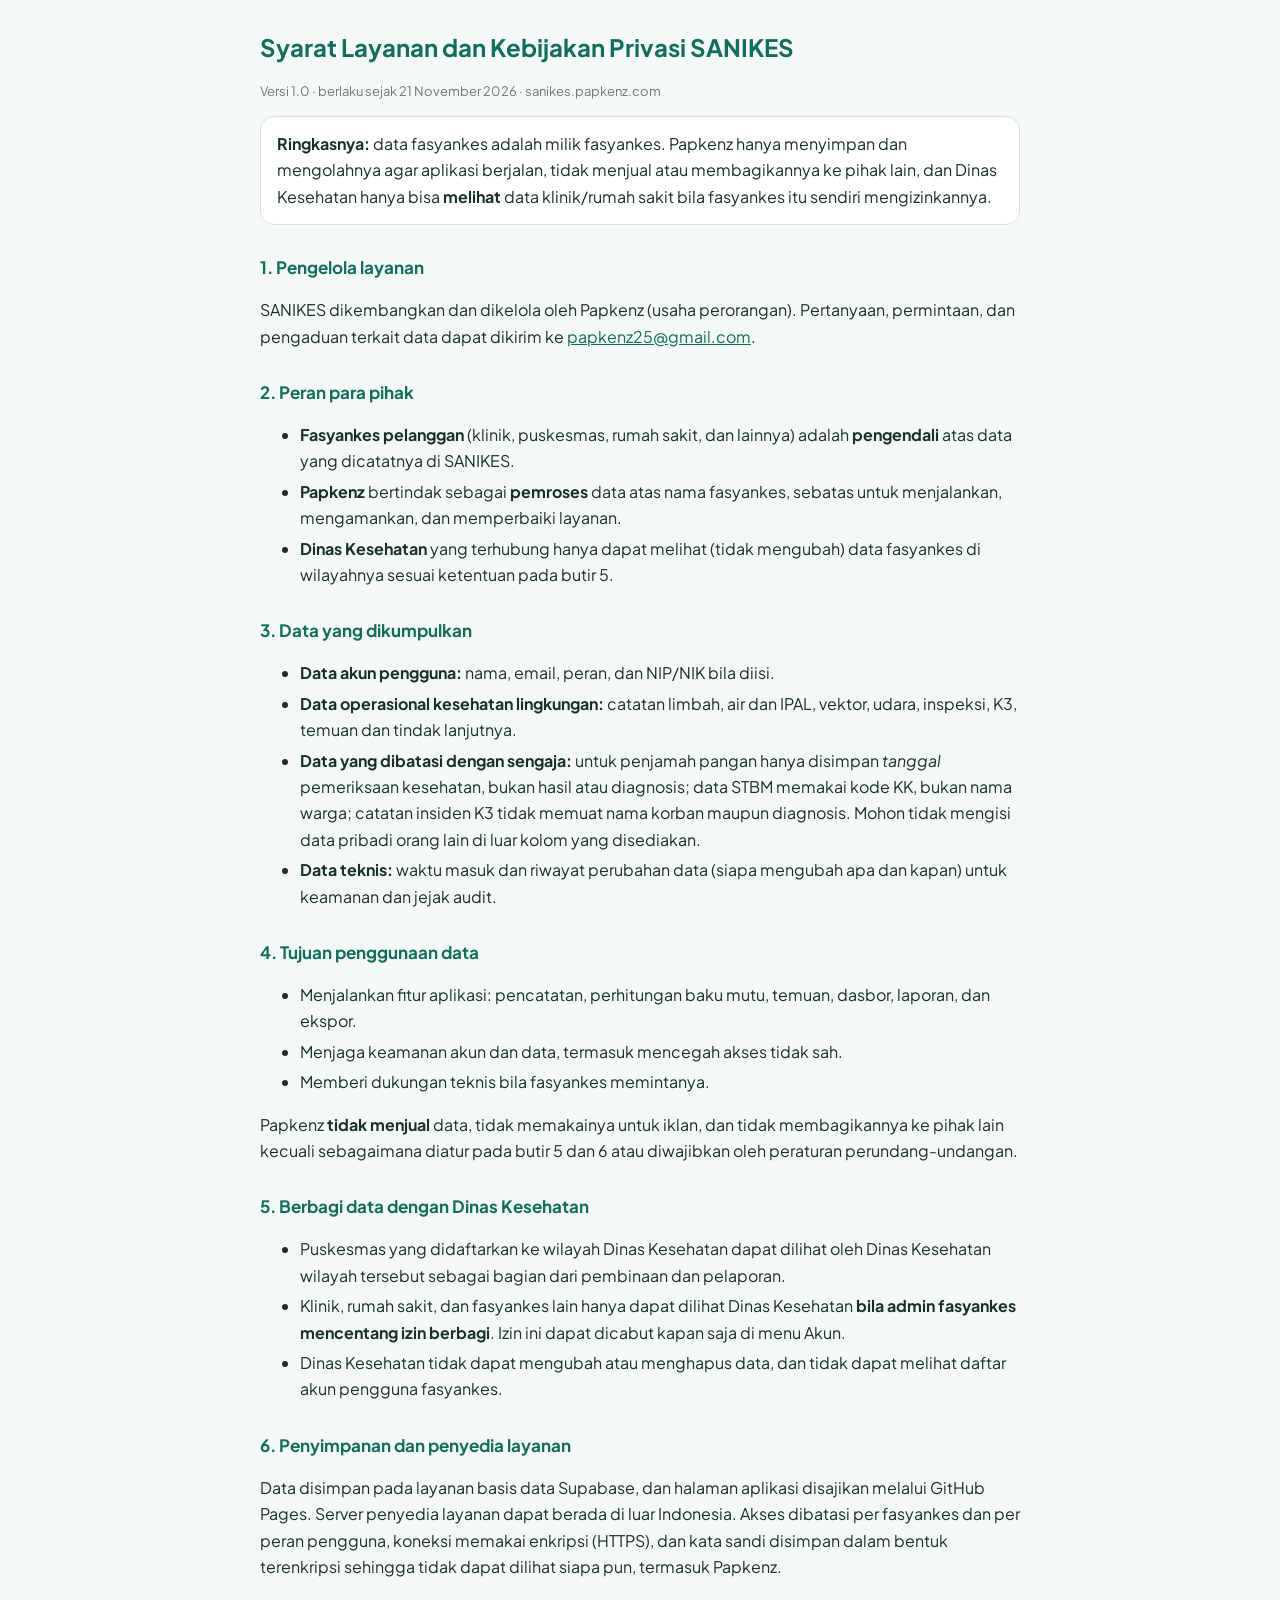
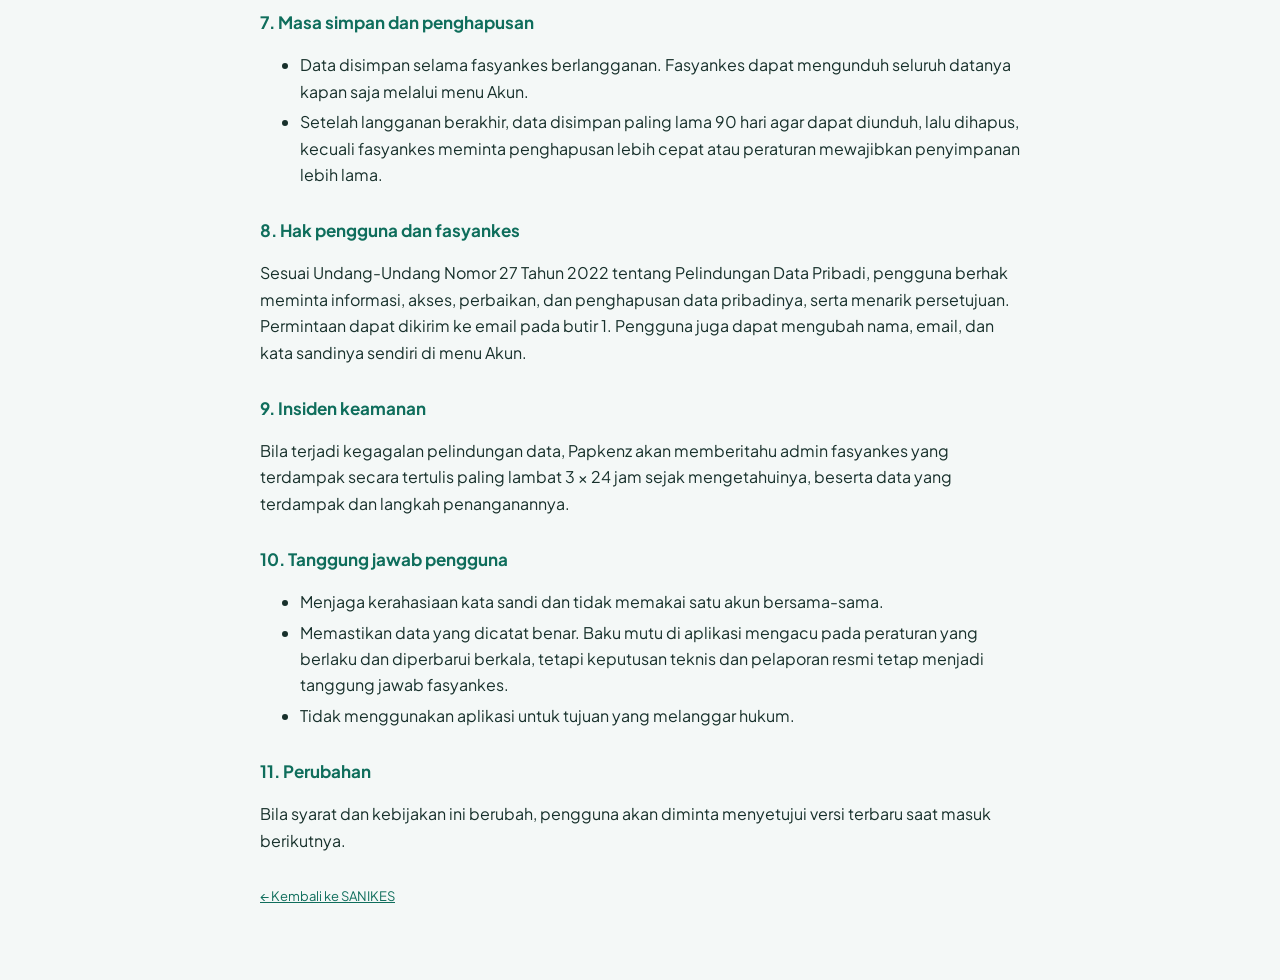
<file: privasi.html>
<!DOCTYPE html>
<html lang="id">
<head>
<meta charset="utf-8">
<meta name="viewport" content="width=device-width, initial-scale=1">
<title>Syarat Layanan dan Kebijakan Privasi · SANIKES by Papkenz</title>
<link href="https://fonts.googleapis.com/css2?family=Plus+Jakarta+Sans:wght@400;600;800&display=swap" rel="stylesheet">
<style>
  body { margin:0; background:#F4F8F7; font-family:'Plus Jakarta Sans',system-ui,sans-serif; color:#17302B; line-height:1.65; }
  main { max-width:760px; margin:0 auto; padding:28px 18px 60px; }
  h1 { color:#0F6E5C; font-size:24px; margin:0 0 4px; }
  h2 { font-size:17px; margin:28px 0 6px; color:#0F6E5C; }
  .muted { color:#6B7C78; font-size:13px; }
  .kotak { background:#fff; border:1px solid #D5E2DF; border-radius:14px; padding:14px 16px; margin:14px 0; }
  li { margin:4px 0; }
  a { color:#0F6E5C; }
</style>
</head>
<body>
<main>
  <h1>Syarat Layanan dan Kebijakan Privasi SANIKES</h1>
  <p class="muted">Versi 1.0 · berlaku sejak 21 November 2026 · sanikes.papkenz.com</p>

  <div class="kotak">
    <b>Ringkasnya:</b> data fasyankes adalah milik fasyankes. Papkenz hanya menyimpan dan mengolahnya agar aplikasi berjalan,
    tidak menjual atau membagikannya ke pihak lain, dan Dinas Kesehatan hanya bisa <b>melihat</b> data klinik/rumah sakit
    bila fasyankes itu sendiri mengizinkannya.
  </div>

  <h2>1. Pengelola layanan</h2>
  <p>SANIKES dikembangkan dan dikelola oleh Papkenz (usaha perorangan). Pertanyaan, permintaan, dan pengaduan terkait data dapat dikirim ke
    <a href="mailto:papkenz25@gmail.com">papkenz25@gmail.com</a>.</p>

  <h2>2. Peran para pihak</h2>
  <ul>
    <li><b>Fasyankes pelanggan</b> (klinik, puskesmas, rumah sakit, dan lainnya) adalah <b>pengendali</b> atas data yang dicatatnya di SANIKES.</li>
    <li><b>Papkenz</b> bertindak sebagai <b>pemroses</b> data atas nama fasyankes, sebatas untuk menjalankan, mengamankan, dan memperbaiki layanan.</li>
    <li><b>Dinas Kesehatan</b> yang terhubung hanya dapat melihat (tidak mengubah) data fasyankes di wilayahnya sesuai ketentuan pada butir 5.</li>
  </ul>

  <h2>3. Data yang dikumpulkan</h2>
  <ul>
    <li><b>Data akun pengguna:</b> nama, email, peran, dan NIP/NIK bila diisi.</li>
    <li><b>Data operasional kesehatan lingkungan:</b> catatan limbah, air dan IPAL, vektor, udara, inspeksi, K3, temuan dan tindak lanjutnya.</li>
    <li><b>Data yang dibatasi dengan sengaja:</b> untuk penjamah pangan hanya disimpan <i>tanggal</i> pemeriksaan kesehatan, bukan hasil atau diagnosis;
      data STBM memakai kode KK, bukan nama warga; catatan insiden K3 tidak memuat nama korban maupun diagnosis.
      Mohon tidak mengisi data pribadi orang lain di luar kolom yang disediakan.</li>
    <li><b>Data teknis:</b> waktu masuk dan riwayat perubahan data (siapa mengubah apa dan kapan) untuk keamanan dan jejak audit.</li>
  </ul>

  <h2>4. Tujuan penggunaan data</h2>
  <ul>
    <li>Menjalankan fitur aplikasi: pencatatan, perhitungan baku mutu, temuan, dasbor, laporan, dan ekspor.</li>
    <li>Menjaga keamanan akun dan data, termasuk mencegah akses tidak sah.</li>
    <li>Memberi dukungan teknis bila fasyankes memintanya.</li>
  </ul>
  <p>Papkenz <b>tidak menjual</b> data, tidak memakainya untuk iklan, dan tidak membagikannya ke pihak lain kecuali sebagaimana diatur pada butir 5 dan 6
    atau diwajibkan oleh peraturan perundang-undangan.</p>

  <h2>5. Berbagi data dengan Dinas Kesehatan</h2>
  <ul>
    <li>Puskesmas yang didaftarkan ke wilayah Dinas Kesehatan dapat dilihat oleh Dinas Kesehatan wilayah tersebut sebagai bagian dari pembinaan dan pelaporan.</li>
    <li>Klinik, rumah sakit, dan fasyankes lain hanya dapat dilihat Dinas Kesehatan <b>bila admin fasyankes mencentang izin berbagi</b>. Izin ini dapat dicabut kapan saja di menu Akun.</li>
    <li>Dinas Kesehatan tidak dapat mengubah atau menghapus data, dan tidak dapat melihat daftar akun pengguna fasyankes.</li>
  </ul>

  <h2>6. Penyimpanan dan penyedia layanan</h2>
  <p>Data disimpan pada layanan basis data Supabase, dan halaman aplikasi disajikan melalui GitHub Pages. Server penyedia layanan dapat berada di luar Indonesia.
    Akses dibatasi per fasyankes dan per peran pengguna, koneksi memakai enkripsi (HTTPS), dan kata sandi disimpan dalam bentuk terenkripsi sehingga tidak dapat dilihat siapa pun, termasuk Papkenz.</p>

  <h2>7. Masa simpan dan penghapusan</h2>
  <ul>
    <li>Data disimpan selama fasyankes berlangganan. Fasyankes dapat mengunduh seluruh datanya kapan saja melalui menu Akun.</li>
    <li>Setelah langganan berakhir, data disimpan paling lama 90 hari agar dapat diunduh, lalu dihapus, kecuali fasyankes meminta penghapusan lebih cepat atau peraturan mewajibkan penyimpanan lebih lama.</li>
  </ul>

  <h2>8. Hak pengguna dan fasyankes</h2>
  <p>Sesuai Undang-Undang Nomor 27 Tahun 2022 tentang Pelindungan Data Pribadi, pengguna berhak meminta informasi, akses, perbaikan, dan penghapusan data pribadinya,
    serta menarik persetujuan. Permintaan dapat dikirim ke email pada butir 1. Pengguna juga dapat mengubah nama, email, dan kata sandinya sendiri di menu Akun.</p>

  <h2>9. Insiden keamanan</h2>
  <p>Bila terjadi kegagalan pelindungan data, Papkenz akan memberitahu admin fasyankes yang terdampak secara tertulis paling lambat 3 × 24 jam sejak mengetahuinya,
    beserta data yang terdampak dan langkah penanganannya.</p>

  <h2>10. Tanggung jawab pengguna</h2>
  <ul>
    <li>Menjaga kerahasiaan kata sandi dan tidak memakai satu akun bersama-sama.</li>
    <li>Memastikan data yang dicatat benar. Baku mutu di aplikasi mengacu pada peraturan yang berlaku dan diperbarui berkala, tetapi keputusan teknis dan pelaporan resmi tetap menjadi tanggung jawab fasyankes.</li>
    <li>Tidak menggunakan aplikasi untuk tujuan yang melanggar hukum.</li>
  </ul>

  <h2>11. Perubahan</h2>
  <p>Bila syarat dan kebijakan ini berubah, pengguna akan diminta menyetujui versi terbaru saat masuk berikutnya.</p>

  <p class="muted" style="margin-top:32px"><a href="./">← Kembali ke SANIKES</a></p>
</main>
</body>
</html>
</file>
